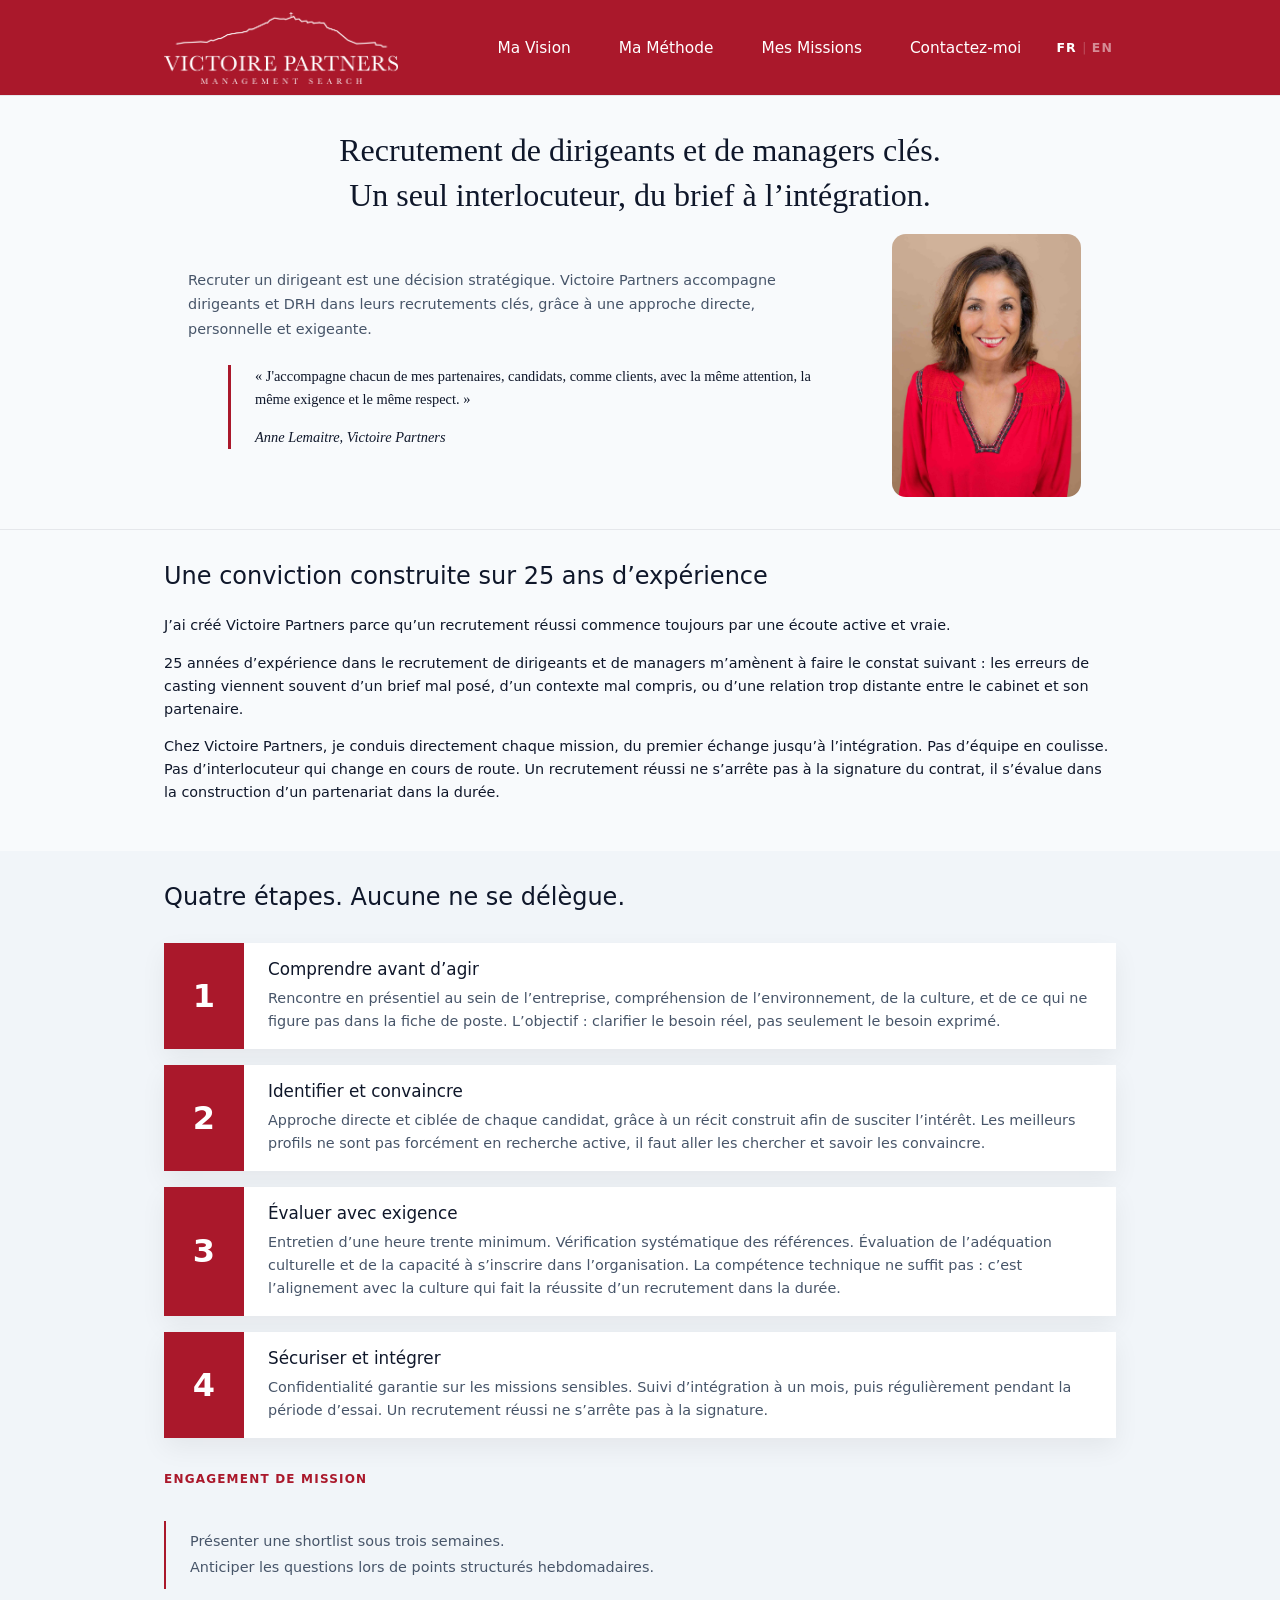
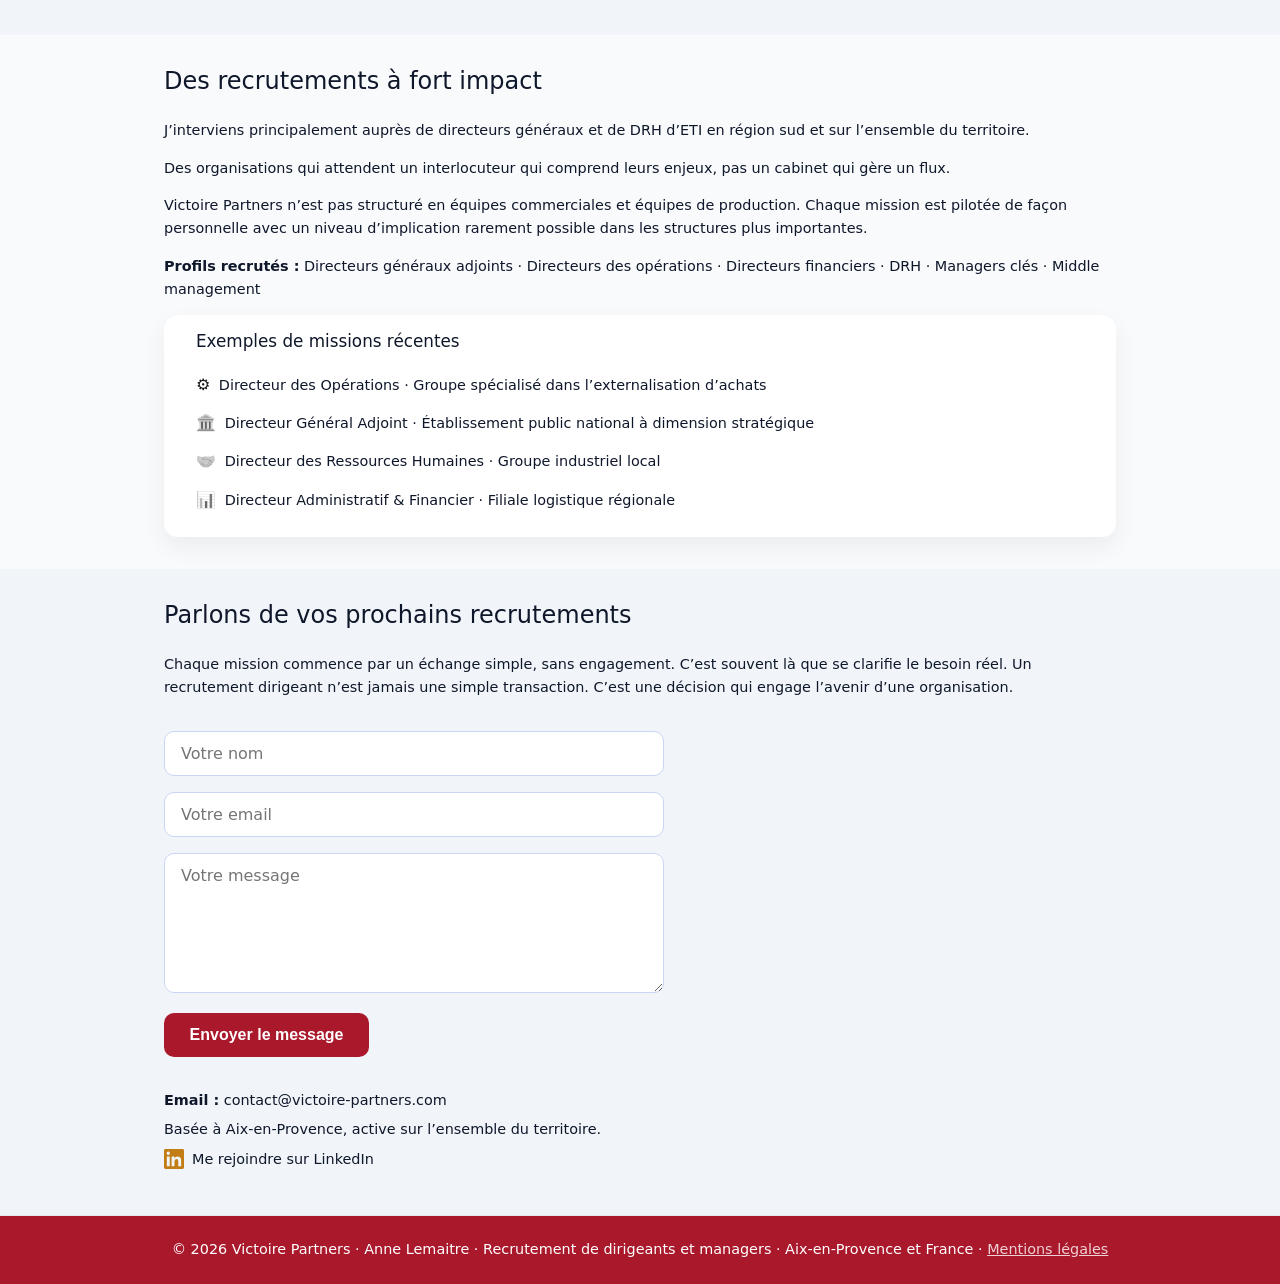
<file: index.html>
<!DOCTYPE html>
<html lang="fr">
<head>
  <meta charset="UTF-8" />
  <meta name="viewport" content="width=device-width, initial-scale=1" />

  <meta name="google-site-verification" content="SXlX-vBesBiIpzZaz_yPqENzLzHH1EHodn3SOq6bN0w" />
  <meta name="google-site-verification" content="3Tto1mJ8P1doUEEYSVdg7rCl2p-m34VZyWqJN2EkfZ4" />

  <!-- SEO -->
  <title>Victoire Partners | Recrutement de dirigeants et de managers clés.</title>
  <meta name="description" content="Recrutement de dirigeants et managers clés. Un seul interlocuteur. Du brief à l’intégration. Anne Lemaître accompagne dirigeants et DRH dans leurs recrutements clés, avec une approche directe, personnelle et exigeante." />
  <link rel="canonical" href="https://victoire-partners.com/" />
  <link rel="alternate" hreflang="x-default" href="https://victoire-partners.com/" />
  <link rel="alternate" hreflang="fr" href="https://victoire-partners.com/" />
  <link rel="icon" href="/images/favicon.svg" type="image/svg+xml" />

  <!-- Social sharing (optional but recommended) -->
  <meta property="og:title" content="Victoire Partners | Recrutement de dirigeants et managers clés" />
  <meta property="og:description" content="Recrutement de dirigeants et managers clés. Un seul interlocuteur. Du brief à l’intégration. Anne Lemaître accompagne dirigeants et DRH dans leurs recrutements clés, avec une approche directe, personnelle et exigeante." />
  <meta property="og:type" content="website" />
  <meta property="og:url" content="https://victoire-partners.com/" />
  <meta property="og:image" content="https://victoire-partners.com/images/vp_logo2.png" />

  <!-- Structured data -->
  <script type="application/ld+json">
  {
    "@context": "https://schema.org",
    "@type": "ProfessionalService",
    "name": "Victoire Partners",
    "description": "Recrutement de dirigeants et managers clés. Un seul interlocuteur, du brief à l'intégration.",
    "url": "https://victoire-partners.com",
    "email": "contact@victoire-partners.com",
    "founder": {
      "@type": "Person",
      "name": "Anne Lemaitre"
    },
    "address": {
      "@type": "PostalAddress",
      "addressLocality": "Aix-en-Provence",
      "addressCountry": "FR"
    },
    "areaServed": "FR",
    "sameAs": [
      "https://www.linkedin.com/in/arzlemaitre/"
    ]
  }
  </script>

  <!-- Styles -->
  <link rel="stylesheet" href="styles.css" />
</head>

<body>

<!-- =========================
     CONTENT Site (INLINE)
========================= -->
<script>
  const CONTENT_FR = {
    hero_tagline: "Recrutement de dirigeants et de managers clés.<br>Un seul interlocuteur, du brief à l’intégration.",
    hero_subtitle: "Recruter un dirigeant est une décision stratégique.  Victoire Partners accompagne dirigeants et DRH dans leurs recrutements clés, grâce à une approche directe, personnelle et exigeante.",

    mavision_section_md: "<h2>Une conviction construite sur 25 ans d’expérience</h2><p>J’ai créé Victoire Partners parce qu’un recrutement réussi commence toujours par une écoute active et vraie.</p><p>25 années d’expérience dans le recrutement de dirigeants et de managers m’amènent à faire le constat suivant : les erreurs de casting viennent souvent d’un brief mal posé, d’un contexte mal compris, ou d’une relation trop distante entre le cabinet et son partenaire.</p><p>Chez Victoire Partners, je conduis directement chaque mission, du premier échange jusqu’à l’intégration. Pas d’équipe en coulisse. Pas d’interlocuteur qui change en cours de route. Un recrutement réussi ne s’arrête pas à la signature du contrat, il s’évalue dans la construction d’un partenariat dans la durée.</p>",
    ma_vision_pullquote_md: "<p>« J'accompagne chacun de mes partenaires, candidats, comme clients, avec la même attention, la même exigence et le même respect. »</p><p><em>Anne Lemaitre, Victoire Partners</em></p>",

    methode_section_md: "<h2>Quatre étapes. Aucune ne se délègue.</h2>",
    card_step1_md: "<h3>Comprendre avant d’agir</h3><p>Rencontre en présentiel au sein de l’entreprise, compréhension de l’environnement, de la culture, et de ce qui ne figure pas dans la fiche de poste. L’objectif : clarifier le besoin réel, pas seulement le besoin exprimé.</p>",
    card_step2_md: "<h3>Identifier et convaincre</h3><p>Approche directe et ciblée de chaque candidat, grâce à un récit construit afin de susciter l’intérêt. Les meilleurs profils ne sont pas forcément en recherche active, il faut aller les chercher et savoir les convaincre.</p>",
    card_step3_md: "<h3>Évaluer avec exigence</h3><p>Entretien d’une heure trente minimum. Vérification systématique des références. Évaluation de l’adéquation culturelle et de la capacité à s’inscrire dans l’organisation. La compétence technique ne suffit pas : c’est l’alignement avec la culture qui fait la réussite d’un recrutement dans la durée.</p>",
    card_step4_md: "<h3>Sécuriser et intégrer</h3><p>Confidentialité garantie sur les missions sensibles. Suivi d’intégration à un mois, puis régulièrement pendant la période d’essai. Un recrutement réussi ne s’arrête pas à la signature.</p>",
    methode_label: "Engagement de mission",
    methode_engagement: "Présenter une shortlist sous trois semaines.<br>Anticiper les questions lors de points structurés hebdomadaires.",

    missions_section_md: "<h2>Des recrutements à fort impact</h2><p>J’interviens principalement auprès de directeurs généraux et de DRH d’ETI en région sud et sur l’ensemble du territoire.</p><p>Des organisations qui attendent un interlocuteur qui comprend leurs enjeux, pas un cabinet qui gère un flux.</p><p>Victoire Partners n’est pas structuré en équipes commerciales et équipes de production. Chaque mission est pilotée de façon personnelle avec un niveau d’implication rarement possible dans les structures plus importantes.</p><p><strong>Profils recrutés :</strong> Directeurs généraux adjoints · Directeurs des opérations · Directeurs financiers · DRH · Managers clés · Middle management</p>",
    card_missions_exemples_md: "<h3>Exemples de missions récentes</h3><ul><li><span class=\"li-content\"><span class=\"title-full\">Directeur des Opérations</span><span class=\"title-short\">Dir. des Opérations</span> · Groupe spécialisé dans l’externalisation d’achats</span></li><li><span class=\"li-content\"><span class=\"title-full\">Directeur Général Adjoint</span><span class=\"title-short\">DGA</span> · Établissement public national à dimension stratégique</span></li><li><span class=\"li-content\"><span class=\"title-full\">Directeur des Ressources Humaines</span><span class=\"title-short\">DRH</span> · Groupe industriel local</span></li><li><span class=\"li-content\"><span class=\"title-full\">Directeur Administratif & Financier</span><span class=\"title-short\">DAF</span> · Filiale logistique régionale</span></li></ul>",
    missions_temoignage_md: "<p>« Anne sait écouter et conseiller. Elle est disponible, engagée, et s’investit avec réactivité dans la réussite de la mission. »</p><p><em>Président d’un groupe industriel</em></p>",

    contact_title: "Parlons de vos prochains recrutements",
    contact_intro_1: "Chaque mission commence par un échange simple, sans engagement. C’est souvent là que se clarifie le besoin réel. Un recrutement dirigeant n’est jamais une simple transaction. C’est une décision qui engage l’avenir d’une organisation.",
    contact_location_md: "Basée à Aix-en-Provence, active sur l’ensemble du territoire.",
    linkedin_text: "Me rejoindre sur LinkedIn",
    footer_tagline: "Recrutement de dirigeants et managers · Aix-en-Provence et France",
    footer_legal: "Mentions légales",
  };

  const CONTENT_EN = {
    hero_tagline: "Management search and key hires.<br>One point of contact, from brief to integration.",
    hero_subtitle: "Recruiting a senior leader is a strategic decision. Victoire Partners supports CEOs and HR leaders in their critical hires with a direct, personal, and rigorous approach.",

    mavision_section_md: "<h2>A conviction earned over 25 years: listening comes first</h2><p>I created Victoire Partners because a successful hire always begins with active and genuine listening.</p><p>After 25 years recruiting executives and key managers, one thing is clear: hiring mistakes often stem from an unclear brief, a poorly understood context, or a relationship that remains too transactional between the firm and its partner.</p><p>At Victoire Partners, I personally lead every assignment, from the first conversation through to integration. No handoff to a junior team. No change of contact midway through. A successful recruitment process does not end with the signing of a contract; it is measured by the ability to build a lasting partnership over time.</p>",
    ma_vision_pullquote_md: "<p>\" I support each of my partners, candidates and clients alike, with the same level of attention, high standards, and respect.\"</p><p><em>Anne Lemaitre, Victoire Partners</em></p>",

    methode_section_md: "<h2>Four steps. None of them delegated.</h2>",
    card_step1_md: "<h3>Understand before acting</h3><p>In-person meetings within the company to understand the environment, the culture, and what does not appear in the job description. The objective is to clarify the real need, not just the expressed one.</p>",
    card_step2_md: "<h3>Identify and engage</h3><p>Direct and targeted outreach to each candidate, supported by a tailored narrative designed to spark interest. The strongest profiles are not always actively looking. You have to seek them out and know how to convince them.</p>",
    card_step3_md: "<h3>Assess with rigour</h3><p>In-depth interviews, at least ninety minutes each. Systematic reference checks. Evaluation of cultural fit and the candidate’s ability to integrate into the organisation. Technical competence alone is not enough. Long-term success depends on alignment with the company’s culture.</p>",
    card_step4_md: "<h3>Secure and integrate</h3><p>Full confidentiality for sensitive assignments. Integration follow-up after one month, then regularly during the probation period. A successful recruitment does not stop at signing.</p>",
    methode_label: "Commitment",
    methode_engagement: "Presenting a shortlist within three weeks.<br>Anticipating key questions through structured weekly updates.",

    missions_section_md: "<h2>Recruitments with high organisational impact</h2><p>I work primarily with CEOs and HR directors of mid-sized companies in the south of France and across the country.</p><p>Organisations that expect a counterpart who understands their challenges, not a firm managing a pipeline.</p><p>Victoire Partners is not structured into sales and delivery teams. Every assignment is piloted personally, with a level of involvement rarely possible in larger firms.</p><p><strong>Profiles recruited:</strong> Deputy CEOs · Operations Directors · Finance Directors · HR Directors · Key managers · Middle management</p>",
    card_missions_exemples_md: "<h3>Recent examples</h3><ul><li><span class=\"li-content\"><span class=\"title-full\">Operations Director</span><span class=\"title-short\">Dir. Operations</span> · Group specialised in procurement outsourcing</span></li><li><span class=\"li-content\"><span class=\"title-full\">Deputy CEO</span><span class=\"title-short\">Dep. CEO</span> · National public institution with strategic scope</span></li><li><span class=\"li-content\"><span class=\"title-full\">HR Director</span><span class=\"title-short\">HR Dir.</span> · Local industrial group</span></li><li><span class=\"li-content\"><span class=\"title-full\">CFO</span><span class=\"title-short\">CFO</span> · Regional logistics subsidiary</span></li></ul>",
    missions_temoignage_md: "<p>\"Anne listens and advises with clarity. She is available, committed, and invests herself with real responsiveness in the success of each assignment.\"</p><p><em>President, industrial group</em></p>",

    contact_title: "Let’s discuss your next management hire",
    contact_intro_1: "Every assignment begins with a simple conversation, with no obligation.<br>That is often where the real need becomes clear. A management hire is never a simple transaction. It is a decision that shapes the future of an organisation.",
    contact_location_md: "Based in Aix-en-Provence, working across France.",
    linkedin_text: "Connect with me on LinkedIn",
    footer_tagline: "Management Search · Aix-en-Provence and France",
    footer_legal: "Legal & Privacy Policy",
  };

  const I18N = {
    fr: {
      nav_vision:     "Ma Vision",
      nav_methode:    "Ma Méthode",
      nav_missions:   "Mes Missions",
      nav_contact:    "Contactez-moi",
      hamburger_menu: "Ouvrir le menu",
      label_name:     "Votre nom",
      label_email:    "Votre email",
      label_message:  "Votre message",
      contact_button: "Envoyer le message",
    },
    en: {
      nav_vision:     "My Vision",
      nav_methode:    "My Methodology",
      nav_missions:   "My Work",
      nav_contact:    "Contact",
      hamburger_menu: "Open menu",
      label_name:     "Your name",
      label_email:    "Your email",
      label_message:  "Your message",
      contact_button: "Send message",
    },
  };
</script>
  

<!-- ===========================
     NAVIGATION
========================= -->
<header class="header">
  <div class="nav">
    <a href="/" class="logo" aria-label="Victoire Partners – Management Search">
      <img src="/images/vp_logo2.png" alt="Victoire Partners" />
    </a>

    <div class="nav-right">
      <button class="hamburger" data-i18n-aria="hamburger_menu" aria-label="Ouvrir le menu" aria-expanded="false">
        &#9776;
      </button>
      <nav class="nav-links" aria-label="Navigation principale">
        <a href="/#vision"   data-i18n="nav_vision">Ma Vision</a>
        <a href="/#methode"  data-i18n="nav_methode">Ma Méthode</a>
        <a href="/#missions" data-i18n="nav_missions">Mes Missions</a>
        <a href="/#contact"  data-i18n="nav_contact">Contactez-moi</a>
      </nav>
      <div class="lang-switch" role="group" aria-label="Language">
        <button class="lang-btn" data-lang="fr">FR</button>
        <span class="lang-sep" aria-hidden="true">|</span>
        <button class="lang-btn" data-lang="en">EN</button>
      </div>
    </div>
  </div>
</header>

<main>
<!-- =========================
     INTRO
========================= -->
<section class="intro">
  <div class="container">
    <h1 class="intro-tagline" data-content="hero_tagline"></h1>
    <div class="intro-grid">
      <div class="intro-text">
        <p class="intro-subtitle" data-content="hero_subtitle"></p>
        <blockquote class="intro-quote" data-content="ma_vision_pullquote_md"></blockquote>
      </div>
      <div class="intro-founder">
        <img src="images/AnneLemaitre.jpg" alt="Anne Lemaitre, fondatrice de Victoire Partners" class="founder-photo" />
      </div>
    </div>
  </div>
</section>

<!-- =========================
     VISION
========================= -->
<section id="vision" class="section">
  <div class="container">
    <section data-content="mavision_section_md"></section>
  </div>
</section>


<!-- =========================
     MÉTHODE
========================= -->
<section id="methode" class="section alt">
  <div class="container">
    <section data-content="methode_section_md"></section>
    <div class="steps">
      <div class="step">
        <div class="step-marker"><div class="step-num">1</div><div class="step-connector"></div></div>
        <article class="step-body" data-content="card_step1_md"></article>
      </div>
      <div class="step">
        <div class="step-marker"><div class="step-num">2</div><div class="step-connector"></div></div>
        <article class="step-body" data-content="card_step2_md"></article>
      </div>
      <div class="step">
        <div class="step-marker"><div class="step-num">3</div><div class="step-connector"></div></div>
        <article class="step-body" data-content="card_step3_md"></article>
      </div>
      <div class="step">
        <div class="step-marker"><div class="step-num">4</div><div class="step-connector"></div></div>
        <article class="step-body" data-content="card_step4_md"></article>
      </div>
    </div>
    <p class="temoignage-label" data-content="methode_label"></p>
    <p class="methode-engagement" data-content="methode_engagement"></p>
  </div>
</section>


<!-- =========================
     MISSIONS
========================= -->
<section id="missions" class="section">
  <div class="container">
    <section data-content="missions_section_md"></section>
    <article class="card-h" data-content="card_missions_exemples_md"></article>
  </div>
</section>


<!-- =========================
     CONTACT
========================= -->
<section id="contact" class="section alt">
  <div class="container">
    <h2 data-content="contact_title"></h2>
    <p data-content="contact_intro_1"></p>

    <form name="contact" netlify method="POST" data-netlify="true" class="contact-form">
      <input type="hidden" name="form-name" value="contact" />
    
      <label for="name" class="sr-only" data-i18n="label_name">Votre nom</label>
      <input id="name" type="text" name="name" placeholder="Votre nom" data-i18n-placeholder="label_name" required />

      <label for="email" class="sr-only" data-i18n="label_email">Votre email</label>
      <input id="email" type="email" name="email" placeholder="Votre email" data-i18n-placeholder="label_email" required />

      <label for="message" class="sr-only" data-i18n="label_message">Votre message</label>
      <textarea id="message" name="message" placeholder="Votre message" data-i18n-placeholder="label_message" required></textarea>

      <button type="submit" data-i18n="contact_button">Envoyer le message</button>
    </form>
    
    <div class="contact-box">
      <p class="contact-email">
        <strong>Email :</strong>
        <a href="mailto:contact@victoire-partners.com">
          contact@victoire-partners.com
        </a>
      </p>
      <p> <span data-content="contact_location_md"></span></p>

      <p class="contact-linkedin">
        <a href="https://www.linkedin.com/in/arzlemaitre/" target="_blank">
          <img src="/images/LinkedInlogoGold.svg" class="linkedin-icon" alt="" />
          <span data-content="linkedin_text"></span>
        </a>
      </p>
    </div>
  </div>
</section>

</main>

<!-- =========================
     FOOTER
========================= -->
<footer class="footer">
  <p>© 2026 Victoire Partners · Anne Lemaitre · <span data-content="footer_tagline"></span> · <a href="privacy.html" data-content="footer_legal"></a></p>
</footer>

<!-- =========================
     JS 
========================= -->
<script>
  function renderContent(lang) {
    const content = lang === 'en' ? CONTENT_EN : CONTENT_FR;
    const t = I18N[lang];

    document.querySelectorAll("[data-content]").forEach(el => {
      const key = el.dataset.content;
      if (content[key]) {
        el.innerHTML = content[key];
      }
    });

    document.querySelectorAll("[data-i18n]").forEach(el => {
      const key = el.dataset.i18n;
      if (t[key]) el.textContent = t[key];
    });

    document.querySelectorAll("[data-i18n-placeholder]").forEach(el => {
      const key = el.dataset.i18nPlaceholder;
      if (t[key]) el.placeholder = t[key];
    });

    document.querySelectorAll("[data-i18n-aria]").forEach(el => {
      const key = el.dataset.i18nAria;
      if (t[key]) el.setAttribute('aria-label', t[key]);
    });

    document.documentElement.lang = lang;
    document.querySelectorAll('.lang-btn').forEach(btn => {
      btn.classList.toggle('active', btn.dataset.lang === lang);
    });
  }

  const savedLang = localStorage.getItem('vp-lang') || 'fr';
  renderContent(savedLang);

  document.querySelectorAll('.lang-btn').forEach(btn => {
    btn.addEventListener('click', () => {
      const lang = btn.dataset.lang;
      localStorage.setItem('vp-lang', lang);
      renderContent(lang);
    });
  });
</script>

<script src="/nav.js" defer></script>


</body>
</html>
</file>
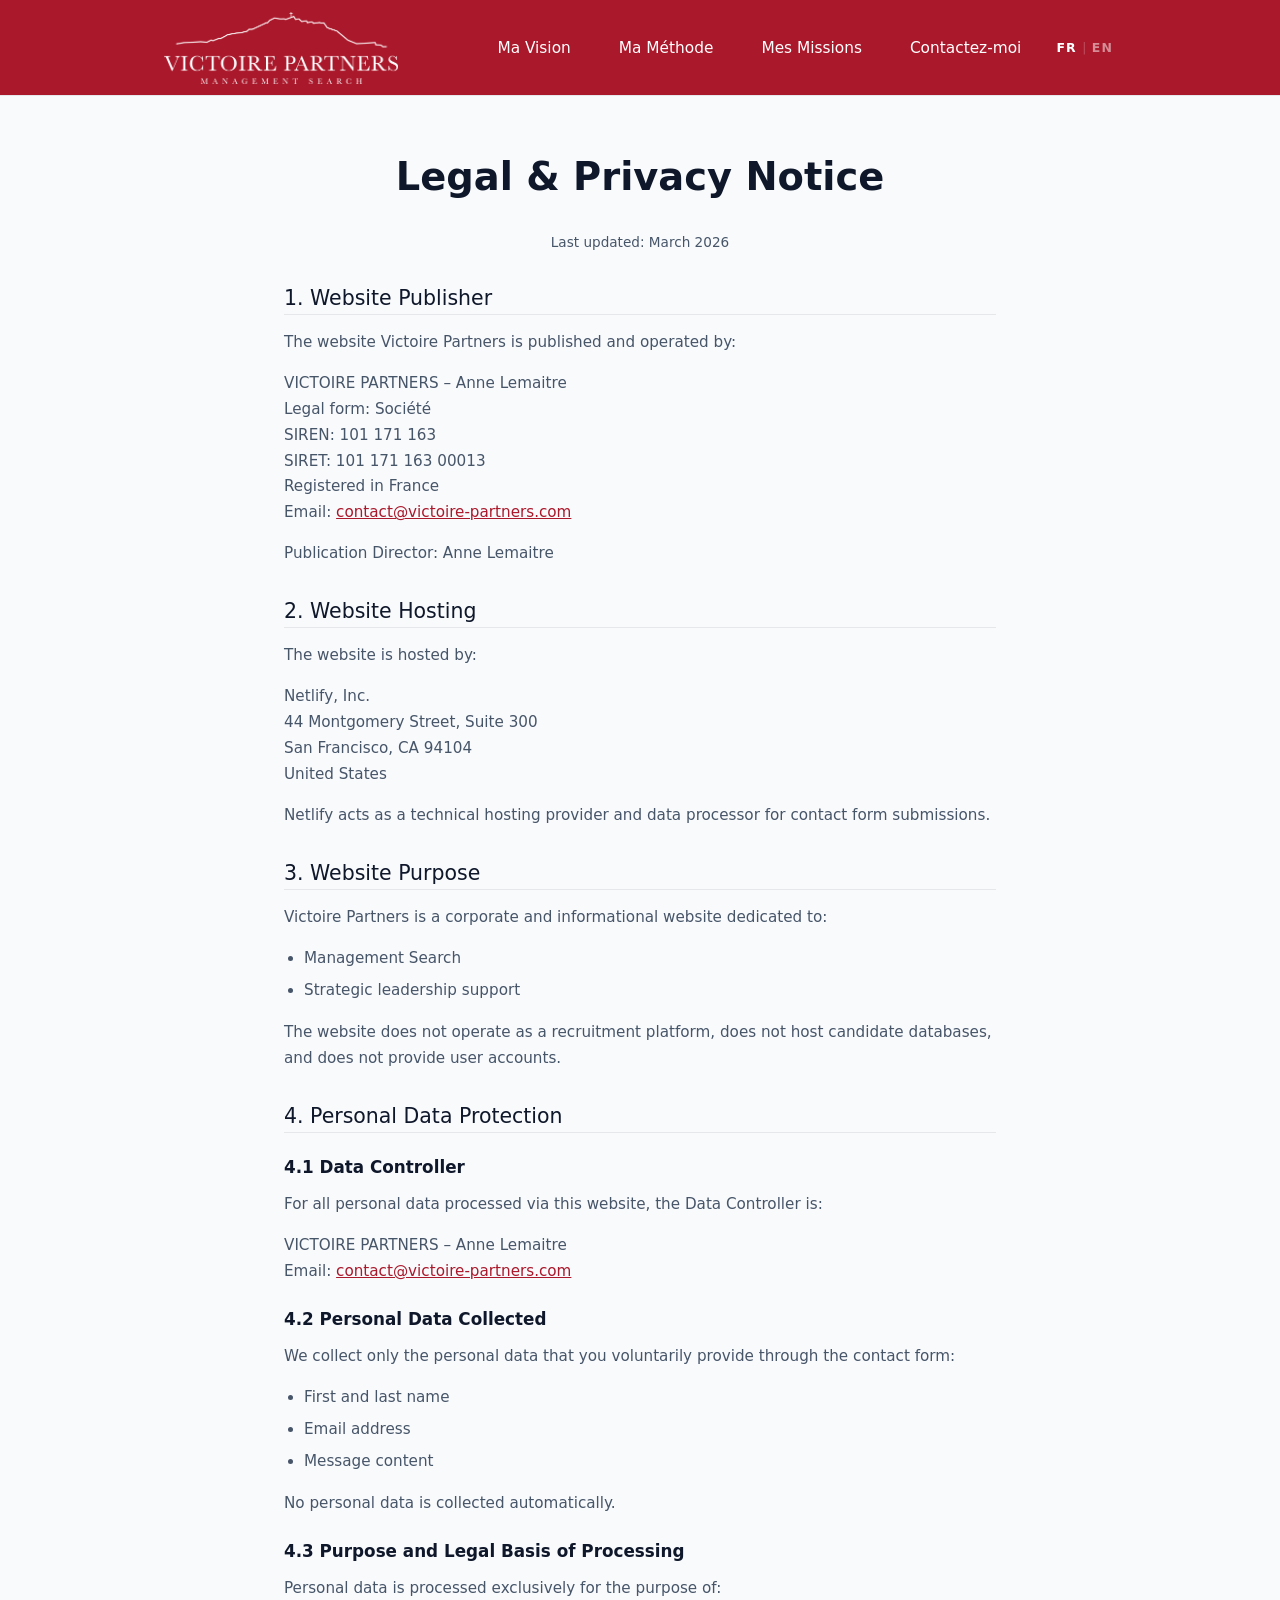
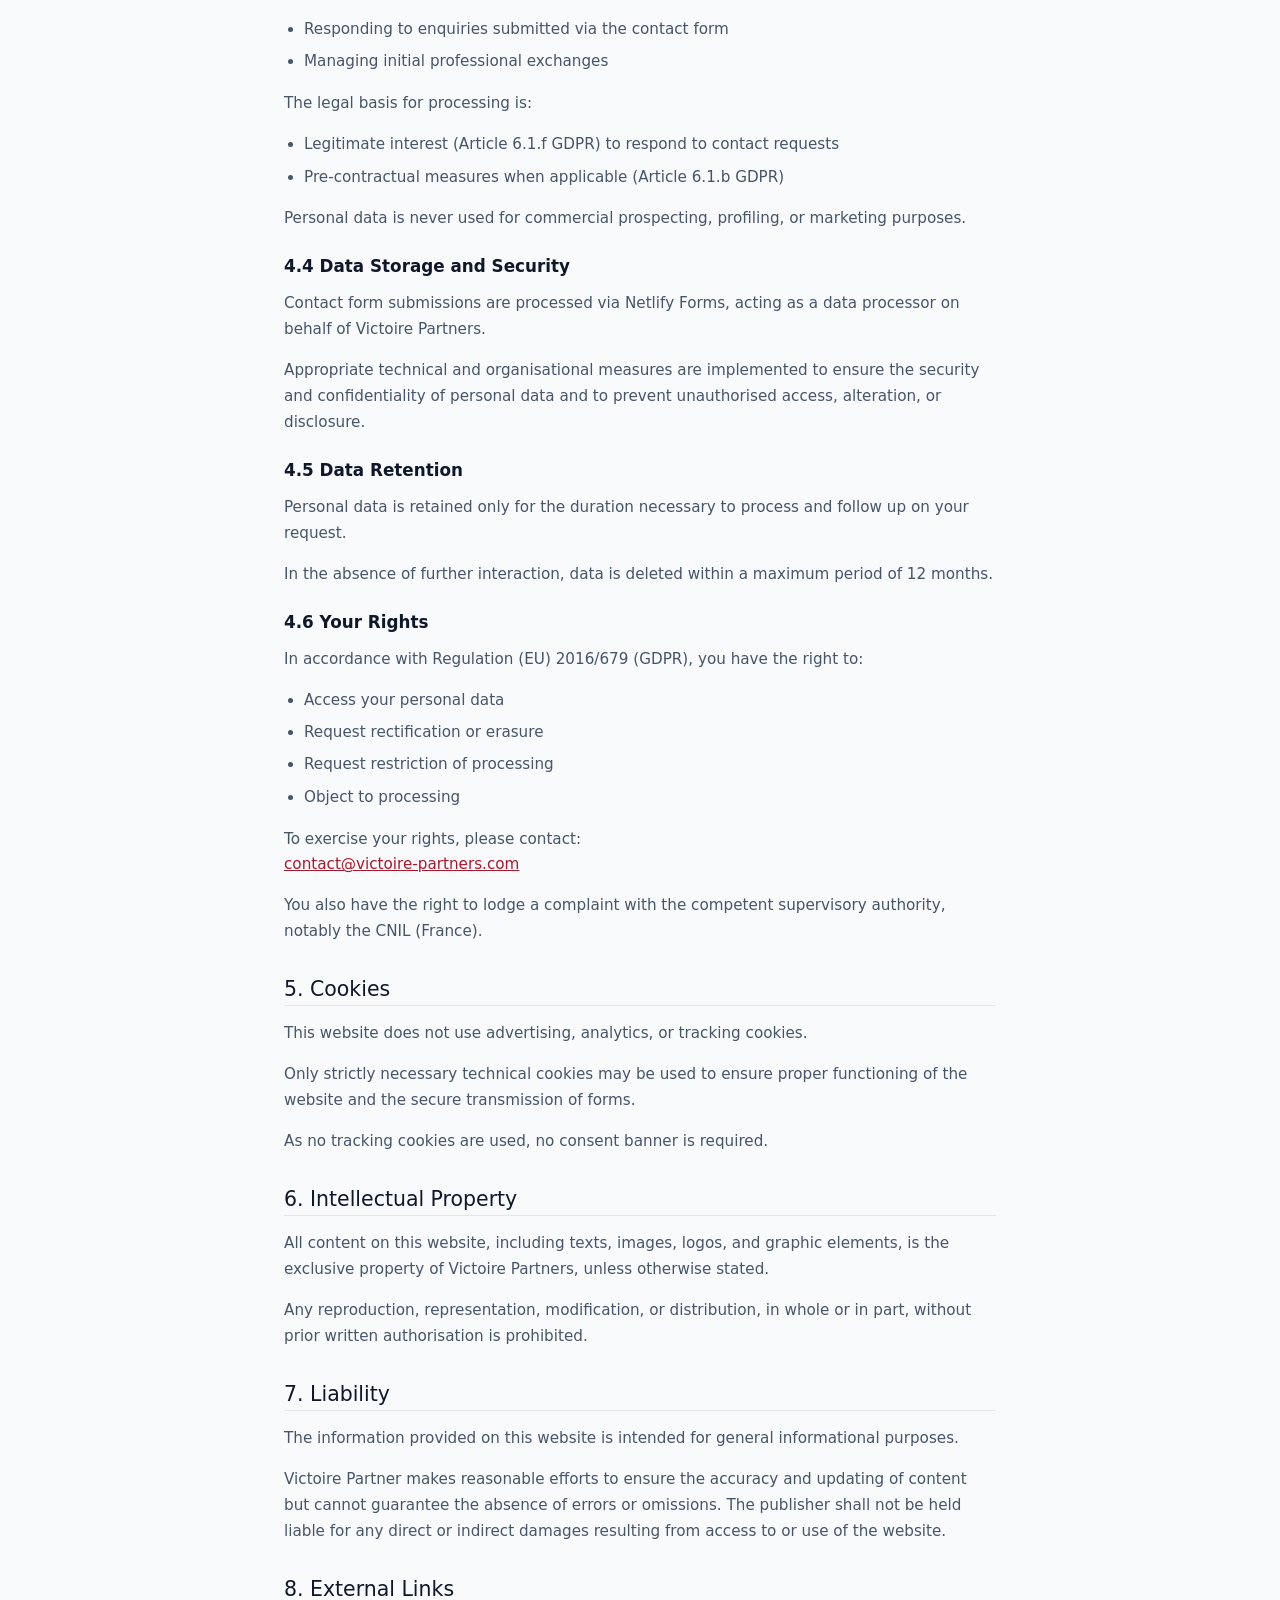
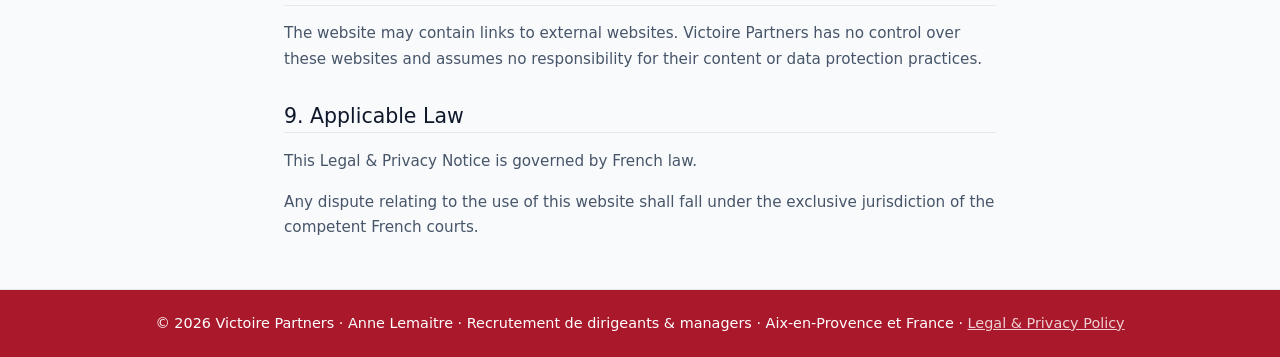
<file: privacy.html>
<!DOCTYPE html>

<html lang="fr">
<head>
  <meta charset="UTF-8" />
  <meta name="viewport" content="width=device-width, initial-scale=1" />
  <meta name="google-site-verification" content="SXlX-vBesBiIpzZaz_yPqENzLzHH1EHodn3SOq6bN0w" />
  <meta name="google-site-verification" content="3Tto1mJ8P1doUEEYSVdg7rCl2p-m34VZyWqJN2EkfZ4" />
  <title>Privacy Policy | Victoire Partners</title>
  <meta name="description" content="Privacy policy and data protection information for Victoire Partners." />
  <link rel="canonical" href="https://victoire-partners.com/privacy.html" />
  <link rel="icon" href="/images/favicon.svg" type="image/svg+xml" />
  <link rel="stylesheet" href="styles.css" />
</head>
<body>


<!-- =========================
     NAVIGATION
========================= -->
<header class="header">
  <div class="nav">
    <a href="/" class="logo" aria-label="Victoire Partners – Management Search">
      <img src="/images/vp_logo2.png" alt="Victoire Partners" />
    </a>

    <div class="nav-right">
      <button class="hamburger" data-i18n-aria="hamburger_menu" aria-label="Ouvrir le menu" aria-expanded="false">
        &#9776;
      </button>
      <nav class="nav-links" aria-label="Navigation principale">
        <a href="/#vision"   data-i18n="nav_vision">Ma Vision</a>
        <a href="/#methode"  data-i18n="nav_methode">Ma Méthode</a>
        <a href="/#missions" data-i18n="nav_missions">Mes Missions</a>
        <a href="/#contact"  data-i18n="nav_contact">Contactez-moi</a>
      </nav>
      <div class="lang-switch" role="group" aria-label="Language">
        <button class="lang-btn" data-lang="fr">FR</button>
        <span class="lang-sep" aria-hidden="true">|</span>
        <button class="lang-btn" data-lang="en">EN</button>
      </div>
    </div>
  </div>
</header>




  <main class="section container privacy">
    <h1>Legal & Privacy Notice</h1>
<p class="small" style="text-align: center;">Last updated: March 2026</p>

<h2>1. Website Publisher</h2>
<p>The website Victoire Partners is published and operated by:</p>
<address>
    VICTOIRE PARTNERS – Anne Lemaitre<br>
    Legal form: Société<br>
    SIREN: 101 171 163<br>
    SIRET: 101 171 163 00013<br>
    Registered in France<br>
    Email: <a href="mailto:contact@victoire-partners.com">contact@victoire-partners.com</a>
</address>
<p>Publication Director: Anne Lemaitre</p>

<h2>2. Website Hosting</h2>
<p>The website is hosted by:</p>
<address>
    Netlify, Inc.<br>
    44 Montgomery Street, Suite 300<br>
    San Francisco, CA 94104<br>
    United States
</address>
<p>Netlify acts as a technical hosting provider and data processor for contact form submissions.</p>

<h2>3. Website Purpose</h2>
<p>Victoire Partners is a corporate and informational website dedicated to:</p>
<ul>
    <li>Management Search</li>
    <li>Strategic leadership support</li>
</ul>
<p>The website does not operate as a recruitment platform, does not host candidate databases, and does not provide user accounts.</p>

<h2>4. Personal Data Protection</h2>

<h3>4.1 Data Controller</h3>
<p>For all personal data processed via this website, the Data Controller is:</p>
<address>
    VICTOIRE PARTNERS  – Anne Lemaitre<br>
    Email: <a href="mailto:contact@victoire-partners.com">contact@victoire-partners.com</a>
</address>

<h3>4.2 Personal Data Collected</h3>
<p>We collect only the personal data that you voluntarily provide through the contact form:</p>
<ul>
    <li>First and last name</li>
    <li>Email address</li>
    <li>Message content</li>
</ul>
<p>No personal data is collected automatically.</p>

<h3>4.3 Purpose and Legal Basis of Processing</h3>
<p>Personal data is processed exclusively for the purpose of:</p>
<ul>
    <li>Responding to enquiries submitted via the contact form</li>
    <li>Managing initial professional exchanges</li>
</ul>
<p>The legal basis for processing is:</p>
<ul>
    <li>Legitimate interest (Article 6.1.f GDPR) to respond to contact requests</li>
    <li>Pre-contractual measures when applicable (Article 6.1.b GDPR)</li>
</ul>
<p>Personal data is never used for commercial prospecting, profiling, or marketing purposes.</p>

<h3>4.4 Data Storage and Security</h3>
<p>Contact form submissions are processed via Netlify Forms, acting as a data processor on behalf of Victoire Partners.</p>
<p>Appropriate technical and organisational measures are implemented to ensure the security and confidentiality of personal data and to prevent unauthorised access, alteration, or disclosure.</p>

<h3>4.5 Data Retention</h3>
<p>Personal data is retained only for the duration necessary to process and follow up on your request.</p>
<p>In the absence of further interaction, data is deleted within a maximum period of 12 months.</p>

<h3>4.6 Your Rights</h3>
<p>In accordance with Regulation (EU) 2016/679 (GDPR), you have the right to:</p>
<ul>
    <li>Access your personal data</li>
    <li>Request rectification or erasure</li>
    <li>Request restriction of processing</li>
    <li>Object to processing</li>
</ul>
<p>To exercise your rights, please contact:<br>
<a href="mailto:contact@victoire-partners.com">contact@victoire-partners.com</a></p>
<p>You also have the right to lodge a complaint with the competent supervisory authority, notably the CNIL (France).</p>

<h2>5. Cookies</h2>
<p>This website does not use advertising, analytics, or tracking cookies.</p>
<p>Only strictly necessary technical cookies may be used to ensure proper functioning of the website and the secure transmission of forms.</p>
<p>As no tracking cookies are used, no consent banner is required.</p>

<h2>6. Intellectual Property</h2>
<p>All content on this website, including texts, images, logos, and graphic elements, is the exclusive property of Victoire Partners, unless otherwise stated.</p>
<p>Any reproduction, representation, modification, or distribution, in whole or in part, without prior written authorisation is prohibited.</p>

<h2>7. Liability</h2>
<p>The information provided on this website is intended for general informational purposes.</p>
<p>Victoire Partner makes reasonable efforts to ensure the accuracy and updating of content but cannot guarantee the absence of errors or omissions. The publisher shall not be held liable for any direct or indirect damages resulting from access to or use of the website.</p>

<h2>8. External Links</h2>
<p>The website may contain links to external websites. Victoire Partners has no control over these websites and assumes no responsibility for their content or data protection practices.</p>

<h2>9. Applicable Law</h2>
<p>This Legal & Privacy Notice is governed by French law.</p>
<p>Any dispute relating to the use of this website shall fall under the exclusive jurisdiction of the competent French courts.</p>

  </main>

  <footer class="footer">
    <p>© 2026 Victoire Partners · Anne Lemaitre · Recrutement de dirigeants &amp; managers · Aix-en-Provence et France · <a href="privacy.html">Legal & Privacy Policy</a></p>
  </footer>

  <script src="/nav.js" defer></script>
  <script>
    const I18N_NAV = {
      fr: { nav_vision: "Ma Vision", nav_methode: "Ma Méthode", nav_missions: "Mes Missions", nav_contact: "Contactez-moi", hamburger_menu: "Ouvrir le menu" },
      en: { nav_vision: "My Vision",  nav_methode: "My Methodology", nav_missions: "My Work",    nav_contact: "Contact",        hamburger_menu: "Open menu" },
    };
    function applyLang(lang) {
      const t = I18N_NAV[lang];
      document.querySelectorAll("[data-i18n]").forEach(el => { if (t[el.dataset.i18n]) el.textContent = t[el.dataset.i18n]; });
      document.querySelectorAll("[data-i18n-aria]").forEach(el => { if (t[el.dataset.i18nAria]) el.setAttribute('aria-label', t[el.dataset.i18nAria]); });
      document.documentElement.lang = lang;
      document.querySelectorAll('.lang-btn').forEach(btn => btn.classList.toggle('active', btn.dataset.lang === lang));
    }

    const lang = localStorage.getItem('vp-lang') || 'fr';
    applyLang(lang);

    document.querySelectorAll('.lang-btn').forEach(btn => {
      btn.addEventListener('click', () => {
        localStorage.setItem('vp-lang', btn.dataset.lang);
        applyLang(btn.dataset.lang);
      });
    });
  </script>

</body>
</html>
</file>
<file: styles.css>
/* =========================
   Design tokens
========================= */
:root {
  /* Colors */
  --bg: #f8fafc;
  --bg-alt: #f1f5f9;
  --bg-blue: #aa182b;
  --card: #ffffff;

  --text: #0f172a;
  --muted: #475569;
  --white: #ffffff;
  --accent: #aa182b;
  --accent-soft: #f0bfc6;

  /* Layout */
  --max-width: 1000px;
  --section-space: 4rem;
  --header-height: 95px;
  --header-max-width: 1000px; /* slightly wider than 1000px */


  /* Spacing scale */
  --space-xs: 0.25rem;
  --space-sm: 0.5rem;
  --space-md: 1rem;
  --space-lg: 1.5rem;
  --space-xl: 2rem;

  /* Radius & shadow */
  --radius-md: 10px;
  --radius-lg: 14px;
  --shadow-soft: 0 10px 25px rgba(0, 0, 0, 0.06);

  /* Typography */
  --font-base: "Helvetica Neue", system-ui, -apple-system, BlinkMacSystemFont,
    "Segoe UI", sans-serif;
  --font-size-sm: 0.875rem;
  --font-size-base: 1rem;
  --font-size-lg: 1.125rem;
  --text-body: clamp(0.9rem, 1.1vw, 1.1rem);
}

@media (max-width: 768px) {
  :root {
    --header-height: 73px;
  }
}

/* =========================
   Base
========================= */
*,
*::before,
*::after {
  box-sizing: border-box;
}

html {
  scroll-behavior: smooth;
  font-size: 100%;
}

body {
  margin: 0;
  font-family: var(--font-base);
  color: var(--text);
  background: var(--bg);
}

/* Focus styles for accessibility */
a:focus-visible,
button:focus-visible,
input:focus-visible,
textarea:focus-visible {
  outline: 2px solid var(--accent-soft);
  outline-offset: 2px;
}

/* =========================
   Layout helpers
========================= */
.container {
  max-width: var(--max-width);
  margin: 0 auto;
  padding: 0 var(--space-lg);
}

.section {
  scroll-margin-top: var(--header-height);
  padding: var(--space-xl) var(--space-lg);
}

.section.alt {
  scroll-margin-top: var(--header-height);
  padding: var(--space-xl) var(--space-lg);
  background: var(--bg-alt);
}

/* =========================
   Header / Nav
========================= */
.header {
  position: sticky;
  top: 0;
  background: var(--bg-blue);
  border-bottom: 1px solid #e5e7eb;
  z-index: 100;
}

.nav {
  max-width: var(--header-max-width);
  margin: 0 auto;
  padding: 0 var(--space-lg);
  display: flex;
  justify-content: space-between;
  align-items: center;
  min-height: var(--header-height);
}

.logo {
  background: var(--bg-blue);
  padding: 0;
  display: flex;
  align-items: center;
  text-decoration: none;
}

.logo img {
  height: 72px;
  width: auto;
  display: block;
}

@media (max-width: 768px) {
  .logo {
    padding: 2px 8px 10px;
  }
  .logo img {
    height: calc(var(--header-height) - 12px);
    margin-left: 0;
  }
}

nav a {
  margin-left: var(--space-lg);
  text-decoration: none;
  color: var(--white);
  font-weight: 400;
  font-size: clamp(0.9rem, 1.2vw, 1.05rem);
  padding: var(--space-sm) 0;
  transition: color 150ms ease-out;
}

nav a:hover {
  color: rgba(255, 255, 255, 0.7);
}

.nav-right {
  display: flex;
  align-items: center;
  gap: var(--space-xl);
}

.nav-links {
  display: flex;
  align-items: center;
  gap: var(--space-lg);
}

/* Hamburger button */
.hamburger {
  display: none;
  background: none;
  border: none;
  font-size: 2rem;
  cursor: pointer;
  color: var(--white);
}

/* Mobile styles */
@media (max-width: 768px) {
  .nav-right {
    gap: 0;
  }

  .nav-links {
    display: none;
    flex-direction: column;
    gap: var(--space-md);
    position: absolute;
    top: 100%;
    left: 0;
    width: 100%;
    background: var(--bg-blue);
    padding: var(--space-md) 0;
    z-index: 99;
  }

  .nav-links.active {
    display: flex;
  }

  .hamburger {
    display: block;
  }
}

/* =========================
   Typography
========================= */
.section h2 {
  font-family: var(--font-base);
/*  font-size: clamp(1.35rem, 1.875vw, 1.95rem);
*/
  font-size: clamp(1.35rem, 1.875vw, 1.95rem);
  font-weight: 450;
  margin: 0 0 var(--space-lg) 0;
}

p,
ul,
ol,
li {
  font-size: var(--text-body);
  line-height: 1.6;
}

.privacy p,
.privacy li,
.privacy address {
  font-size: 0.95rem;
}

/* Normalize list typography */
ul,
ol {
  margin: var(--space-sm) 0;
  padding-left: 5.4em; /* keeps bullets aligned nicely */
}

li {
  margin-bottom: 0.4em;
}

.header {
  isolation: isolate;
}


/* =========================
   Language switcher
========================= */
.lang-switch {
  display: flex;
  align-items: center;
  gap: 0.15rem;
}

.lang-btn {
  background: none;
  border: none;
  color: rgba(255, 255, 255, 0.5);
  font-family: var(--font-base);
  font-size: 0.78rem;
  font-weight: 600;
  letter-spacing: 0.08em;
  cursor: pointer;
  padding: 0.2rem 0.2rem;
  transition: color 150ms ease-out;
}

.lang-btn.active {
  color: var(--white);
}

.lang-btn:hover {
  color: rgba(255, 255, 255, 0.9);
}

.lang-sep {
  color: rgba(255, 255, 255, 0.25);
  font-size: 0.75rem;
  user-select: none;
}


/* =========================
   Intro (tagline below hero)
========================= */
.intro {
  background: var(--bg);
  padding: var(--space-xl) var(--space-sm) var(--space-xl);
  border-bottom: 1px solid #e5e7eb;
}

.intro-grid {
  display: grid;
  grid-template-columns: 3fr 1fr;
  gap: var(--space-sm);
  align-items: center;
}

.intro-text {
  padding-left: var(--space-lg);
}

.intro-founder {
  display: flex;
  justify-content: center;
  align-items: center;
  padding-right: var(--space-lg);
}

.founder-photo {
  width: 100%;
  max-width: 189px;
  border-radius: var(--radius-lg);
  display: block;
  object-fit: cover;
}

.intro-quote {
  margin-top: var(--space-lg);
  padding-left: var(--space-lg);
  border-left: 3px solid var(--accent);
  font-family: 'Georgia', serif;
  font-size: var(--text-body);
  line-height: 1.6;
  color: var(--text);
}

@media (max-width: 768px) {
  .intro-grid {
    grid-template-columns: 1fr;
  }
  .intro-founder {
    order: 1;
    justify-content: center;
    padding-right: 0;
  }
  .founder-photo {
    max-width: 227px;
    margin: 0 auto;
  }
}

.intro-tagline {
  font-family: 'Georgia', serif;
  font-size: clamp(1.8rem, 2.5vw, 2.2rem);
  font-weight: 450;
  color: var(--text);
  margin: 0 auto var(--space-md) auto; /* auto left/right centers the block */
  max-width: 750px;                    /* ← adjust this to control line width */
  line-height: 1.4;
  text-align: center;
}

.intro-subtitle {
  font-size: var(--text-body);
  font-weight: 400;
  color: var(--muted);
  max-width: 620px;
  margin: 0;
  line-height: 1.7;
}

.methode-engagement {
  margin-top: var(--space-xl);
  display: inline-block;
  border-left: 2px solid var(--accent);
  padding: var(--space-sm) var(--space-lg);
  font-size: var(--text-body);
  line-height: 1.8;
  color: var(--muted);
}



.temoignage-label {
  margin: var(--space-xl) 0 0 0;
  font-size: 0.75rem;
  font-weight: 700;
  letter-spacing: 0.1em;
  text-transform: uppercase;
  color: var(--accent);
}

.pull-quote {
  margin: var(--space-xl) 0;
  padding-left: var(--space-lg);
  border-left: 3px solid var(--accent);
  font-family: 'Georgia', serif;
  font-size: var(--text-body);
  line-height: 1.6;
  color: var(--text);
}


/* =========================
   Steps (Méthode)
========================= */
.steps {
  margin-top: var(--space-xl);
  display: flex;
  flex-direction: column;
  gap: var(--space-md);
}

.step {
  display: flex;
  background: var(--card);
  box-shadow: var(--shadow-soft);
}

.step-marker {
  background: var(--accent);
  min-width: 80px;
  display: flex;
  align-items: center;
  justify-content: center;
  flex-shrink: 0;
}

.step-num {
  color: var(--white);
  font-size: 2rem;
  font-weight: 700;
}

.step-connector {
  display: none;
}

.step-body {
  padding: var(--space-md) var(--space-lg);
}

.step-body h3 {
  margin: 0 0 var(--space-sm) 0;
  font-size: 1.05rem;
  font-weight: 500;
  color: var(--text);
}

.step-body p {
  margin: 0;
  color: var(--muted);
  font-size: var(--text-body);
  line-height: 1.6;
}

@media (max-width: 768px) {
  .step-marker {
    min-width: 56px;
  }
  .step-num {
    font-size: 1.5rem;
  }
}

.card-h {
  background: var(--card);
  padding: var(--space-md) var(--space-xl);
  border-radius: var(--radius-lg);
  box-shadow: var(--shadow-soft);
  margin-bottom: 0;
}

.card-h h3 {
  margin-top: 0;
  font-size: 1.05rem;
  font-weight: 450;
}
.card-h p {
  margin: 0.3em 0;
  font-size: var(--text-body);
}

.card-h p:first-of-type {
  margin-top: 0;
  font-size: var(--text-body);
  font-weight: 300;
}

.card-h p:last-of-type {
  margin-bottom: 0;
  font-size: var(--text-body);
}

.card-h > *:last-child { margin-bottom: 0; }

.card-h ul {
  margin-left: 0;
  padding-left: 0;
  list-style: none;
}

.card-h li {
  display: flex;
  align-items: baseline;
  gap: 0.6em;
  padding: 0.25em 0;
}

.card-h .li-content {
  flex: 1;
}

.card-h li::before {
  font-style: normal;
  font-size: 1.1em;
  flex-shrink: 0;
  filter: grayscale(1);
}

#missions .card-h li:nth-child(1)::before { content: "⚙️"; }
#missions .card-h li:nth-child(2)::before { content: "🏛️"; }
#missions .card-h li:nth-child(3)::before { content: "🤝"; }
#missions .card-h li:nth-child(4)::before { content: "📊"; }

.title-short { display: none; }

@media (max-width: 768px) {
  .title-full { display: none; }
  .title-short { display: inline; }
}


/* =========================
   Contact
========================= */
.contact-form {
  max-width: 500px;
  margin-top: var(--space-xl);
}

.contact-form input,
.contact-form textarea {
  width: 100%;
  padding: 0.75rem 1rem;
  margin-bottom: var(--space-md);
  border-radius: var(--radius-md);
  border: 1px solid #cbd5f5;
  font-family: inherit;
  font-size: var(--font-size-base);
}

.contact-form textarea {
  resize: vertical;
  min-height: 140px;
}

.contact-form button {
  background: var(--bg-blue);
  color: white;
  border: none;
  padding: 0.8rem 1.6rem;
  border-radius: var(--radius-md);
  font-size: var(--font-size-base);
  font-weight: 600;
  cursor: pointer;
  transition: opacity 150ms ease-out, transform 150ms ease-out;
}

.contact-form button:hover,
.contact-form button:focus-visible {
  opacity: 0.9;
  transform: translateY(-1px);
}

.sr-only {
  position: absolute;
  width: 1px;
  height: 1px;
  padding: 0;
  margin: -1px;
  overflow: hidden;
  clip: rect(0, 0, 0, 0);
  white-space: nowrap;
  border: 0;
}

.contact-box {
  margin-top: var(--space-xl);
  font-size: clamp(0.9rem, 1.2vw, 1.2rem);
}

.contact-box p {
  margin: 0.4rem 0;
}

.contact-linkedin a,
.contact-email a {
  display: inline-flex;
  align-items: center;
  gap: var(--space-sm);
  color: inherit;
  font: inherit;
  text-decoration: none;
}

.contact-linkedin a:hover ,
.contact-email a:hover{
  color: var(--accent);
  text-decoration: underline;
}

.contact-linkedin a,
.contact-linkedin span {
  font-size: inherit;
}

.linkedin-icon {
  width: 20px;
  height: 20px;
  flex-shrink: 0;
}

/* =========================
   Footer
========================= */
.footer {
  text-align: center;
  padding: 0.5rem;
  border-top: 1px solid #e5e7eb;
  background: var(--bg-blue);
  color: var(--white);          /* text color */
  font-size: var(--font-size-sm);
}
.footer a {
  color: rgba(255, 255, 255, 0.8);
  text-decoration: underline;
}

.footer a:hover {
  opacity: 0.8;                 /* subtle hover effect */
}

/* =========================
   Privacy / Legal pages
========================= */

.privacy {
  max-width: 760px;              /* better reading width */
  margin: 0 auto;
}

.privacy h1 {
  font-size: clamp(2rem, 3vw, 2.6rem);
  text-align: center;
  margin-bottom: var(--space-xl);
}

.privacy h2 {
  font-size: clamp(1.2rem, 1.6vw, 1.4rem);
  margin-top: var(--space-xl);
  margin-bottom: var(--space-sm);
  padding-bottom: var(--space-xs);
  border-bottom: 1px solid #e5e7eb;
}

.privacy h3 {
  font-size: 1.05rem;
  margin-top: var(--space-lg);
  margin-bottom: var(--space-xs);
}

.privacy p,
.privacy li,
.privacy address {
  font-size: 0.95rem;
  line-height: 1.7;
  color: var(--muted);
}

.privacy ul,
.privacy ol {
  padding-left: 1.25rem;
  margin: var(--space-sm) 0 var(--space-md);
}

.privacy li {
  margin-bottom: 0.4rem;
}

.privacy address {
  font-style: normal;
  margin: var(--space-sm) 0;
}

.privacy a {
  color: var(--accent);
  text-decoration: underline;
}

.privacy .small {
  font-size: 0.85rem;
  color: var(--muted);
}
</file>
